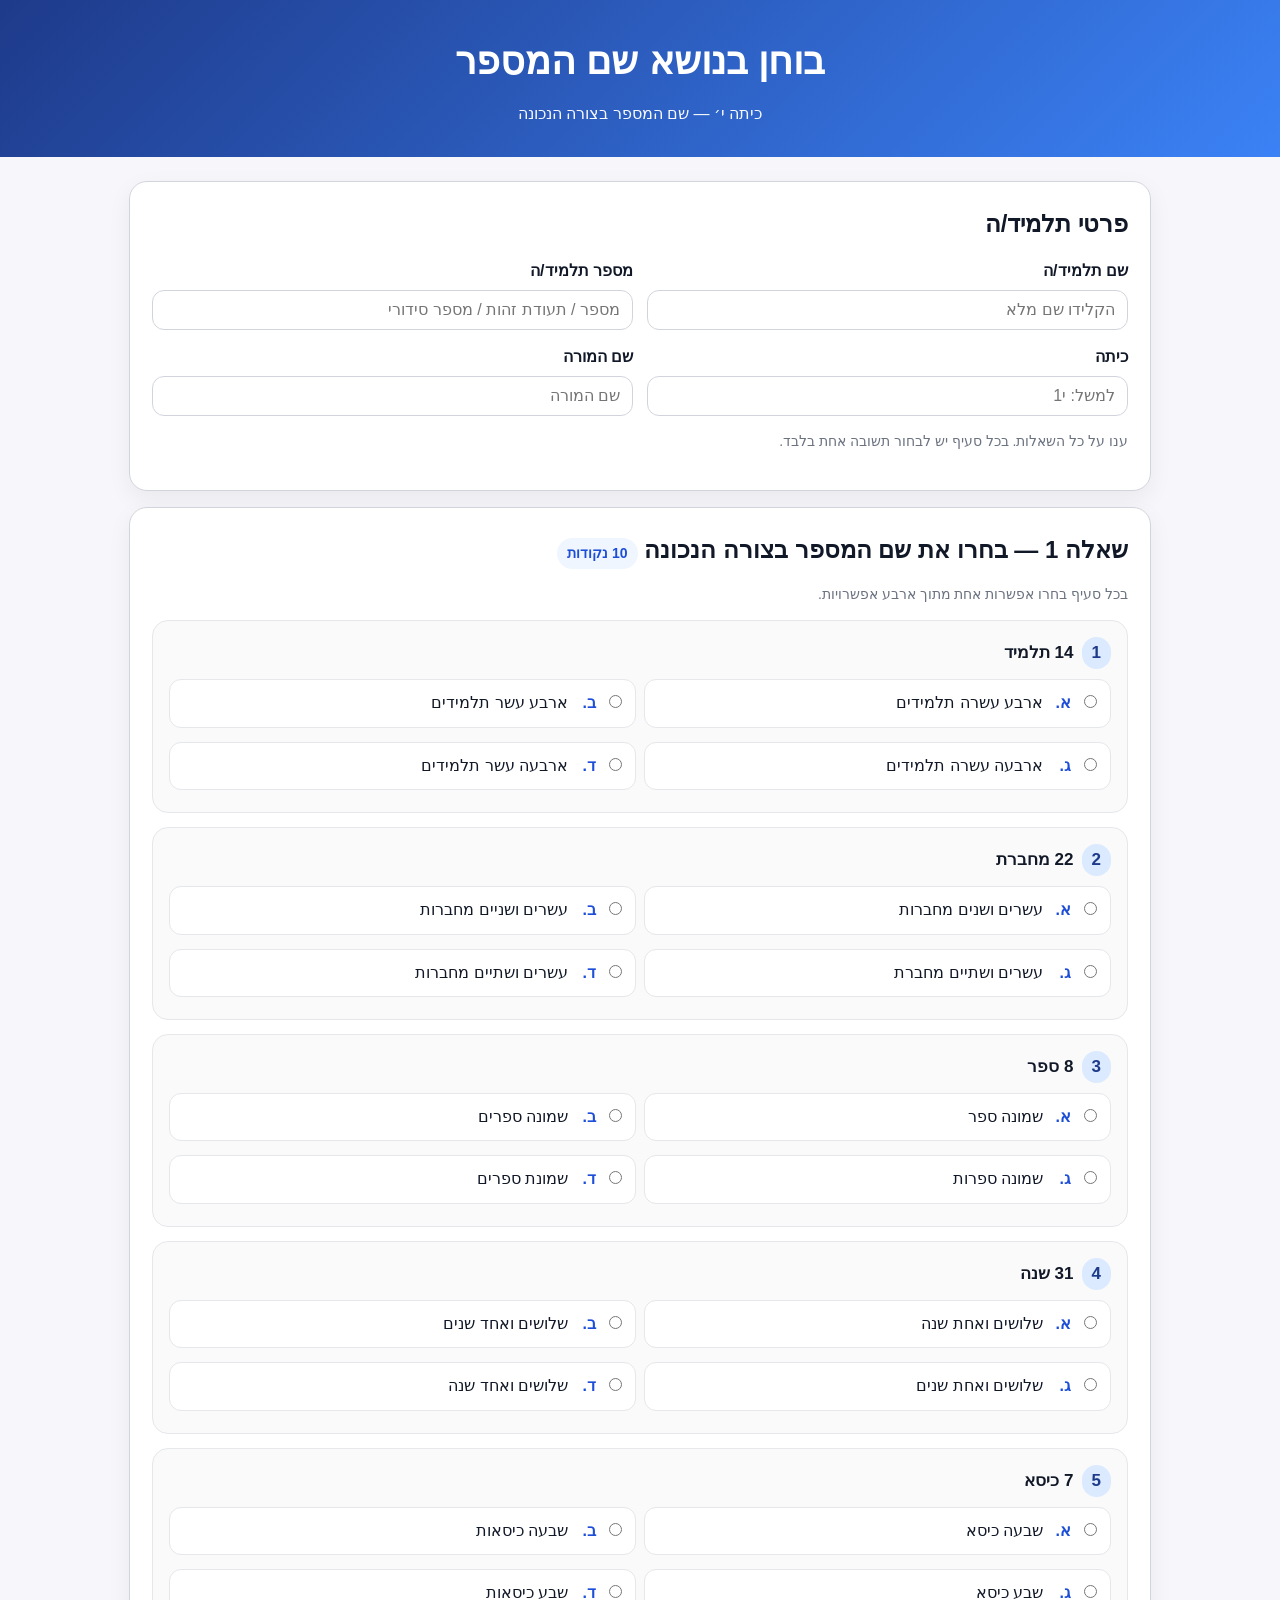
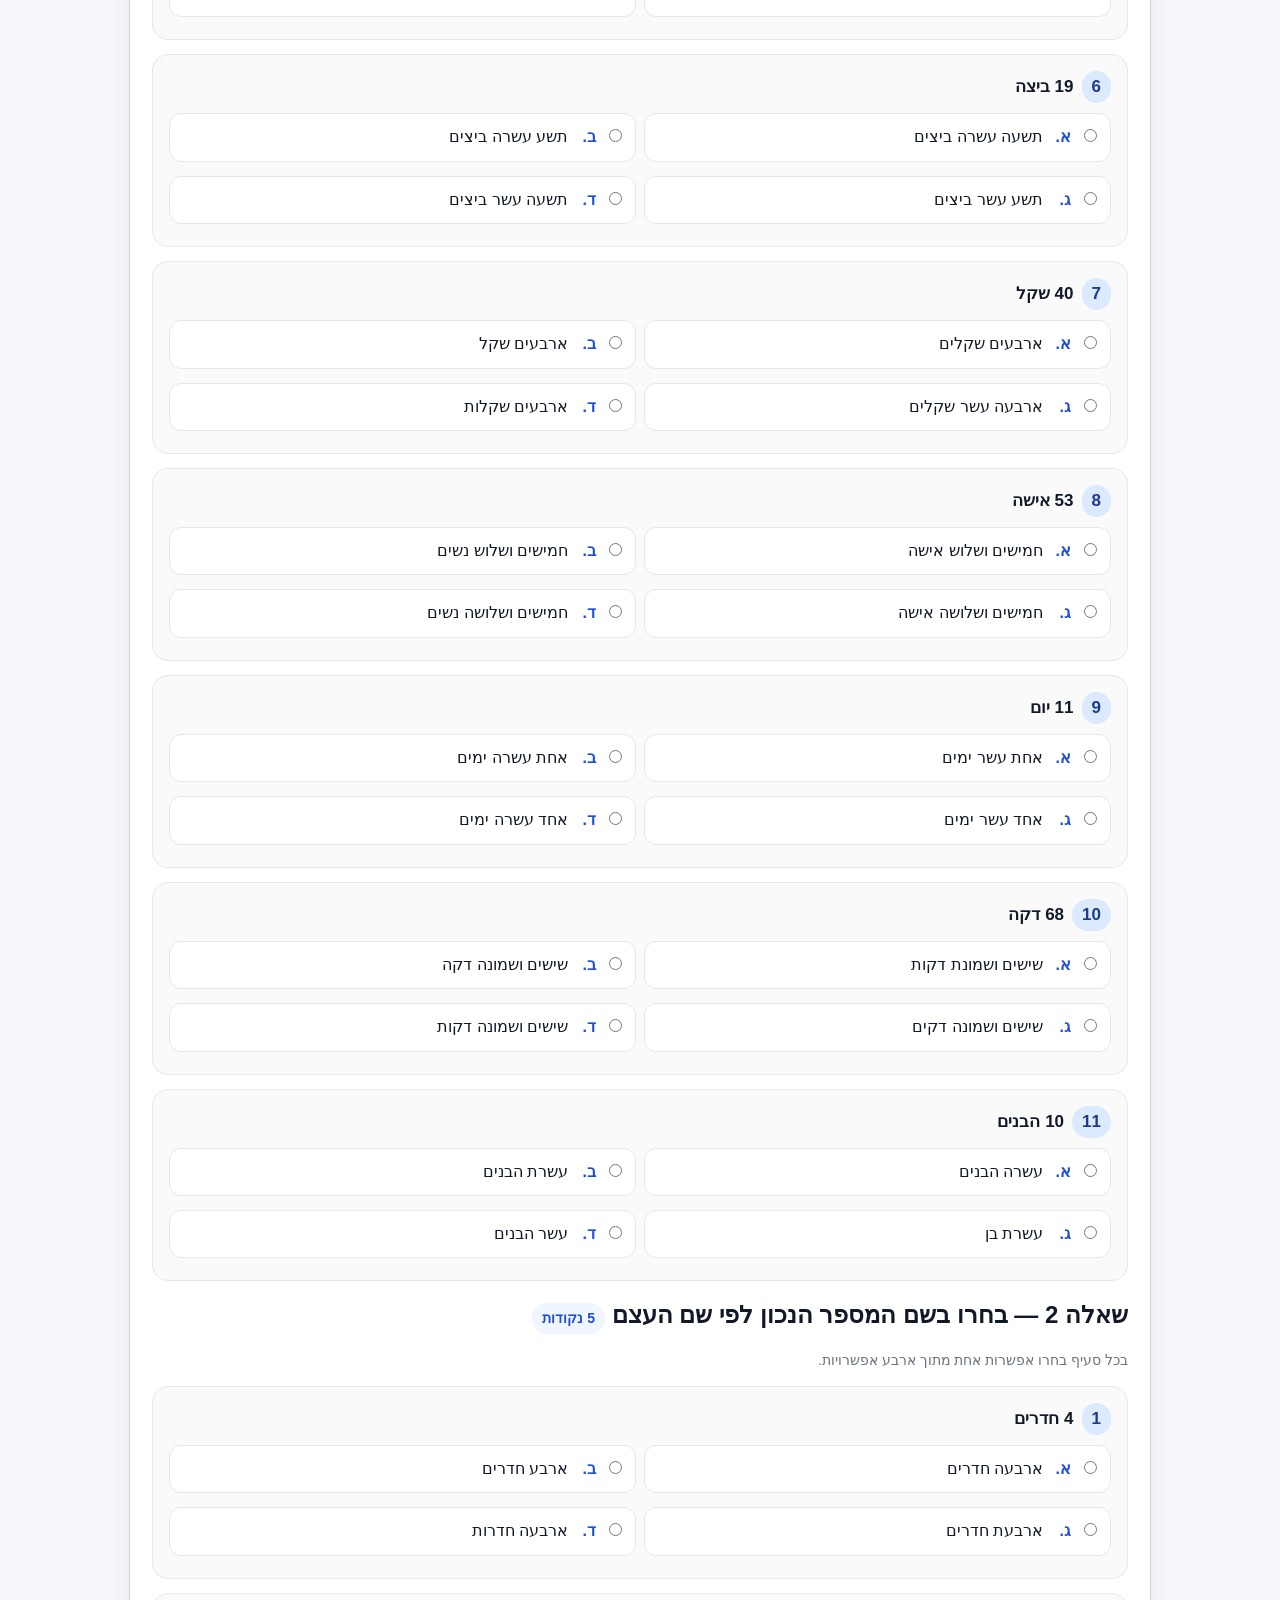
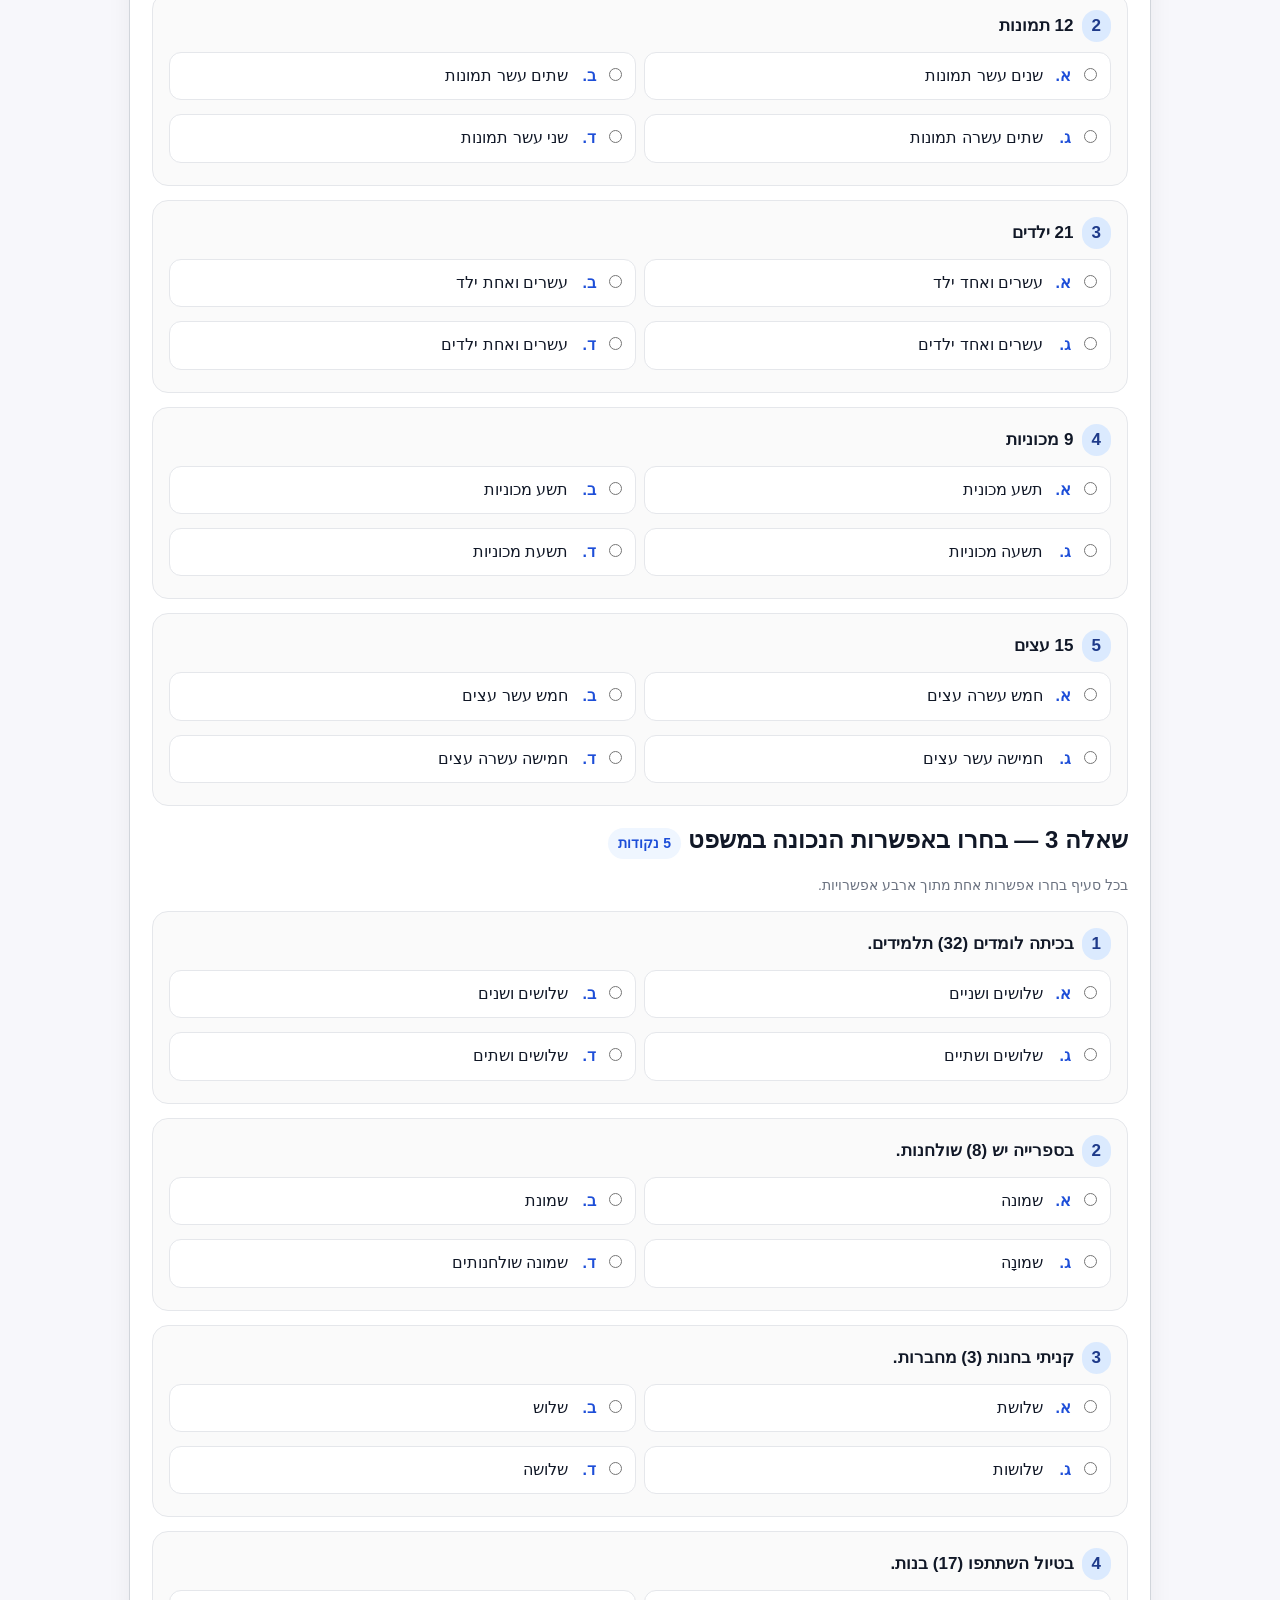
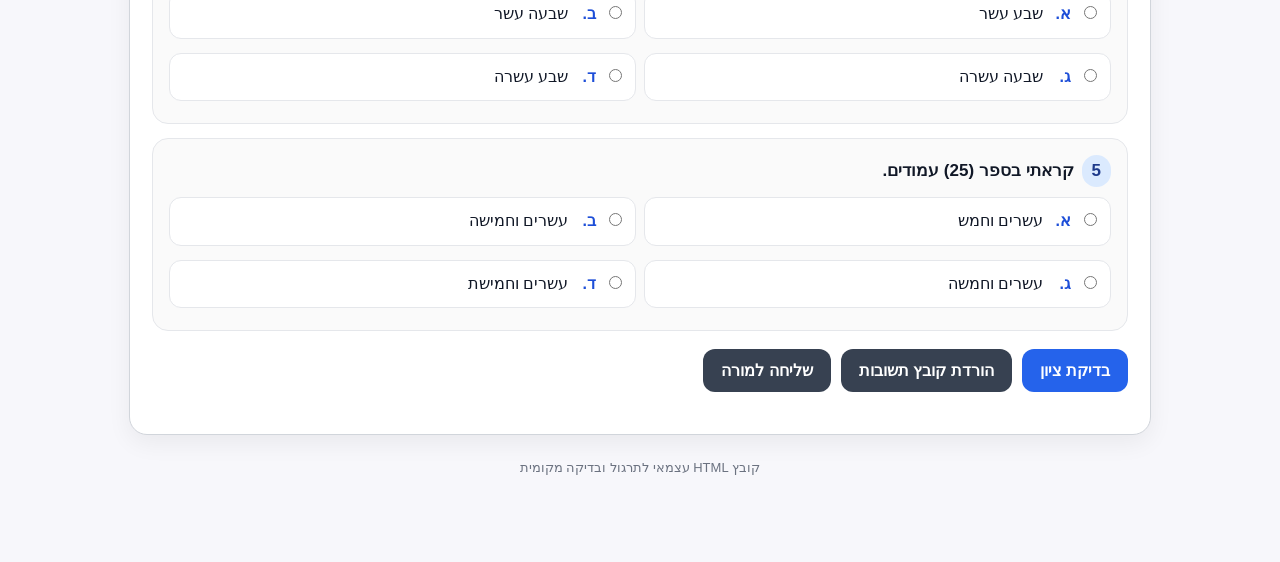
<file: index.html>
<!doctype html>
<html lang="he" dir="rtl">
<head>
  <meta charset="utf-8" />
  <meta name="viewport" content="width=device-width, initial-scale=1" />
  <title>בוחן שם המספר - כיתה י</title>
  <style>
    :root{--bg:#f7f7fb;--card:#fff;--text:#111827;--muted:#6b7280;--primary:#2563eb;--primary2:#1d4ed8;--border:#d1d5db;--soft:#eff6ff;--ok:#16a34a;--bad:#dc2626;--warn:#f59e0b;}
    *{box-sizing:border-box} body{margin:0;font-family:Arial,"Noto Sans Hebrew",sans-serif;background:var(--bg);color:var(--text);line-height:1.65}
    header{background:linear-gradient(135deg,#1e3a8a,#3b82f6);color:#fff;text-align:center;padding:30px 16px} header h1{margin:0;font-size:clamp(24px,4vw,38px)} header p{margin:8px 0 0;opacity:.96}
    main{max-width:1050px;margin:24px auto;padding:0 14px 60px}.card{background:var(--card);border:1px solid var(--border);border-radius:18px;padding:22px;margin:16px 0;box-shadow:0 8px 25px rgba(0,0,0,.06)}
    h2{margin:0 0 14px;color:#111827}.grid{display:grid;grid-template-columns:repeat(2,minmax(0,1fr));gap:14px}@media(max-width:750px){.grid{grid-template-columns:1fr}}
    label{font-weight:700;display:block;margin-bottom:6px}input,select,textarea{width:100%;padding:10px 12px;border:1px solid var(--border);border-radius:12px;font-size:16px;background:#fff}textarea{min-height:100px;resize:vertical}.note{color:var(--muted);font-size:14px}.pill{display:inline-block;padding:4px 10px;border-radius:999px;background:var(--soft);color:#1d4ed8;font-weight:700;font-size:14px}
    .q{padding:16px;border:1px solid #e5e7eb;border-radius:16px;margin:14px 0;background:#fafafa}.q-title{font-weight:700;margin-bottom:10px;font-size:17px}.qnum{display:inline-block;background:#dbeafe;color:#1e3a8a;border-radius:999px;padding:2px 10px;margin-left:8px;font-weight:800}.choices{display:grid;grid-template-columns:repeat(2,minmax(0,1fr));gap:8px}@media(max-width:700px){.choices{grid-template-columns:1fr}}
    .choice{border:1px solid #e5e7eb;border-radius:12px;padding:10px;background:#fff;cursor:pointer;display:flex;gap:8px;align-items:flex-start;font-weight:400}.choice:hover{border-color:#93c5fd;background:#f8fbff}.choice input{width:auto;margin-top:5px}.letter{font-weight:800;color:#1d4ed8;min-width:20px}.btns{display:flex;gap:10px;flex-wrap:wrap;margin-top:18px}button{border:0;border-radius:12px;padding:12px 18px;font-size:16px;font-weight:800;cursor:pointer;background:var(--primary);color:white}button:hover{background:var(--primary2)}button.secondary{background:#374151}button.secondary:hover{background:#111827}.result{font-size:20px;font-weight:800}.ok{color:var(--ok)}.bad{color:var(--bad)}.hidden{display:none}.ltr{direction:ltr;text-align:left}footer{text-align:center;color:var(--muted);font-size:13px;margin-top:22px}.small{font-size:13px;color:var(--muted)}
  </style>
</head>
<body>
<header>
  <h1>בוחן בנושא שם המספר</h1>
  <p>כיתה י׳ — שם המספר בצורה הנכונה</p>
</header>
<main>
  <section class="card" id="studentCard">
    <h2>פרטי תלמיד/ה</h2>
    <div class="grid">
      <div><label for="studentName">שם תלמיד/ה</label><input id="studentName" autocomplete="name" placeholder="הקלידו שם מלא"></div>
      <div><label for="studentNumber">מספר תלמיד/ה</label><input id="studentNumber" placeholder="מספר / תעודת זהות / מספר סידורי"></div>
      <div><label for="className">כיתה</label><input id="className" placeholder="למשל: י1"></div>
      <div><label for="teacherName">שם המורה</label><input id="teacherName" placeholder="שם המורה"></div>
    </div>
    <p class="note">ענו על כל השאלות. בכל סעיף יש לבחור תשובה אחת בלבד.</p>
  </section>

  <form id="examForm" class="card">
    <h2>שאלה 1 — בחרו את שם המספר בצורה הנכונה <span class="pill">10 נקודות</span></h2>
    <p class="note">בכל סעיף בחרו אפשרות אחת מתוך ארבע אפשרויות.</p>
    <div id="part1"></div>

    <h2>שאלה 2 — בחרו בשם המספר הנכון לפי שם העצם <span class="pill">5 נקודות</span></h2>
    <p class="note">בכל סעיף בחרו אפשרות אחת מתוך ארבע אפשרויות.</p>
    <div id="part2"></div>

    <h2>שאלה 3 — בחרו באפשרות הנכונה במשפט <span class="pill">5 נקודות</span></h2>
    <p class="note">בכל סעיף בחרו אפשרות אחת מתוך ארבע אפשרויות.</p>
    <div id="part3"></div>

    <div class="btns">
      <button type="button" onclick="gradeExam()">בדיקת ציון</button>
      <button type="button" class="secondary" onclick="downloadSubmission()">הורדת קובץ תשובות</button>
      <button type="button" class="secondary" onclick="submitToTeacher()">שליחה למורה</button>
    </div>
    <p id="result" class="result"></p>
  </form>

  <section class="card hidden" id="teacherPanel">
    <h2>נתוני הגשה</h2>
    <textarea id="jsonOutput" class="ltr" readonly></textarea>
  </section>
  <footer>קובץ HTML עצמאי לתרגול ובדיקה מקומית</footer>
</main>
<script>
const GOOGLE_SCRIPT_URL = "https://script.google.com/macros/s/AKfycbxpBPZtHmmToXmuRmYJqakYHKNR-SjN2bQsFn3DvGnxAsFZjjfHVpyHoxOK8xqy42WEqw/exec";
const letters = ['א','ב','ג','ד'];

const part1Questions = [
  {text:'14 תלמיד', correct:'ארבעה עשר תלמידים', choices:['ארבעה עשר תלמידים','ארבע עשרה תלמידים','ארבעה עשרה תלמידים','ארבע עשר תלמידים']},
  {text:'22 מחברת', correct:'עשרים ושתיים מחברות', choices:['עשרים ושתיים מחברות','עשרים ושניים מחברות','עשרים ושתיים מחברת','עשרים ושנים מחברות']},
  {text:'8 ספר', correct:'שמונה ספרים', choices:['שמונה ספרים','שמונה ספרות','שמונת ספרים','שמונה ספר']},
  {text:'31 שנה', correct:'שלושים ואחת שנים', choices:['שלושים ואחת שנים','שלושים ואחד שנים','שלושים ואחת שנה','שלושים ואחד שנה']},
  {text:'7 כיסא', correct:'שבעה כיסאות', choices:['שבעה כיסאות','שבע כיסאות','שבעה כיסא','שבע כיסא']},
  {text:'19 ביצה', correct:'תשע עשרה ביצים', choices:['תשע עשרה ביצים','תשעה עשר ביצים','תשע עשר ביצים','תשעה עשרה ביצים']},
  {text:'40 שקל', correct:'ארבעים שקלים', choices:['ארבעים שקלים','ארבעים שקלות','ארבעה עשר שקלים','ארבעים שקל']},
  {text:'53 אישה', correct:'חמישים ושלוש נשים', choices:['חמישים ושלוש נשים','חמישים ושלושה נשים','חמישים ושלוש אישה','חמישים ושלושה אישה']},
  {text:'11 יום', correct:'אחד עשר ימים', choices:['אחד עשר ימים','אחת עשרה ימים','אחד עשרה ימים','אחת עשר ימים']},
  {text:'68 דקה', correct:'שישים ושמונה דקות', choices:['שישים ושמונה דקות','שישים ושמונה דקים','שישים ושמונה דקה','שישים ושמונת דקות']},
  {text:'10 הבנים', correct:'עשרת הבנים', choices:['עשרת הבנים','עשרה הבנים','עשר הבנים','עשרת בן']}
];

const part2Questions = [
  {text:'4 חדרים', correct:'ארבעה חדרים', choices:['ארבעה חדרים','ארבע חדרים','ארבעה חדרות','ארבעת חדרים']},
  {text:'12 תמונות', correct:'שתים עשרה תמונות', choices:['שתים עשרה תמונות','שנים עשר תמונות','שתים עשר תמונות','שני עשר תמונות']},
  {text:'21 ילדים', correct:'עשרים ואחד ילדים', choices:['עשרים ואחד ילדים','עשרים ואחת ילדים','עשרים ואחד ילד','עשרים ואחת ילד']},
  {text:'9 מכוניות', correct:'תשע מכוניות', choices:['תשע מכוניות','תשעה מכוניות','תשעת מכוניות','תשע מכונית']},
  {text:'15 עצים', correct:'חמישה עשר עצים', choices:['חמישה עשר עצים','חמש עשרה עצים','חמישה עשרה עצים','חמש עשר עצים']}
];

const part3Questions = [
  {text:'בכיתה לומדים (32) תלמידים.', correct:'שלושים ושניים', choices:['שלושים ושניים','שלושים ושתיים','שלושים ושנים','שלושים ושתים']},
  {text:'בספרייה יש (8) שולחנות.', correct:'שמונה', choices:['שמונה','שמונָה','שמונת','שמונה שולחנותים']},
  {text:'קניתי בחנות (3) מחברות.', correct:'שלוש', choices:['שלוש','שלושה','שלושת','שלושות']},
  {text:'בטיול השתתפו (17) בנות.', correct:'שבע עשרה', choices:['שבע עשרה','שבעה עשר','שבעה עשרה','שבע עשר']},
  {text:'קראתי בספר (25) עמודים.', correct:'עשרים וחמישה', choices:['עשרים וחמישה','עשרים וחמש','עשרים וחמישת','עשרים וחמשה']}
];

function shuffle(a){return a.map(v=>[Math.random(),v]).sort((x,y)=>x[0]-y[0]).map(x=>x[1]);}
function renderQuestion(container, prefix, q, index){
  const choices = shuffle([...q.choices]);
  const html = `<div class="q"><div class="q-title"><span class="qnum">${index+1}</span>${q.text}</div><div class="choices">${choices.map((c,j)=>`<label class="choice"><input type="radio" name="${prefix}_${index}" value="${escapeHtml(c)}"><span class="letter">${letters[j]}.</span><span>${c}</span></label>`).join('')}</div></div>`;
  container.insertAdjacentHTML('beforeend', html);
}
function escapeHtml(s){return String(s).replaceAll('&','&amp;').replaceAll('"','&quot;').replaceAll('<','&lt;').replaceAll('>','&gt;');}
function render(){
  const p1=document.getElementById('part1'); part1Questions.forEach((q,i)=>renderQuestion(p1,'p1',q,i));
  const p2=document.getElementById('part2'); part2Questions.forEach((q,i)=>renderQuestion(p2,'p2',q,i));
  const p3=document.getElementById('part3'); part3Questions.forEach((q,i)=>renderQuestion(p3,'p3',q,i));
}
function getRadio(name){const el=document.querySelector(`input[name="${name}"]:checked`); return el?el.value:'';}
function collect(){
  const answers={part1:{},part2:{},part3:{}};
  part1Questions.forEach((q,i)=>answers.part1[i+1]=getRadio(`p1_${i}`));
  part2Questions.forEach((q,i)=>answers.part2[i+1]=getRadio(`p2_${i}`));
  part3Questions.forEach((q,i)=>answers.part3[i+1]=getRadio(`p3_${i}`));
  const meta={
    studentName:document.getElementById('studentName').value.trim(),
    studentNumber:document.getElementById('studentNumber').value.trim(),
    className:document.getElementById('className').value.trim(),
    teacherName:document.getElementById('teacherName').value.trim(),
    examTitle:'בוחן בנושא שם המספר',
    submittedAt:new Date().toISOString()
  };
  return {meta, studentName:meta.studentName, studentId:meta.studentNumber, className:meta.className, teacherName:meta.teacherName, examCode:'name-number-assignment', answers, autoScore:calculateScore().score, notes:''};
}
function calculateScore(){
  let score=0,total=0;
  part1Questions.forEach((q,i)=>{total+=10/part1Questions.length; if(getRadio(`p1_${i}`)===q.correct) score+=10/part1Questions.length;});
  part2Questions.forEach((q,i)=>{total+=1; if(getRadio(`p2_${i}`)===q.correct) score+=1;});
  part3Questions.forEach((q,i)=>{total+=1; if(getRadio(`p3_${i}`)===q.correct) score+=1;});
  return {score:Math.round(score*100)/100,total:20};
}
function gradeExam(){
  const r=calculateScore();
  const pct=Math.round((r.score/r.total)*100);
  document.getElementById('result').innerHTML=`ציון: <span class="${pct>=60?'ok':'bad'}">${r.score} / ${r.total}</span> (${pct}%)`;
  showJson();
}
function showJson(){
  const data=collect();
  document.getElementById('teacherPanel').classList.remove('hidden');
  document.getElementById('jsonOutput').value=JSON.stringify(data,null,2);
}
function downloadSubmission(){
  const data=collect();
  const blob=new Blob([JSON.stringify(data,null,2)],{type:'application/json;charset=utf-8'});
  const a=document.createElement('a');
  const safe=(data.meta.studentName||'student').replace(/[\\/:*?"<>|]/g,'_');
  a.href=URL.createObjectURL(blob); a.download=`submission_${safe}_${Date.now()}.json`; a.click(); URL.revokeObjectURL(a.href);
}
async function submitToTeacher(){
  const data=collect();
  if(!data.meta.studentName){alert('נא למלא שם תלמיד/ה לפני השליחה.');return;}
  if(!GOOGLE_SCRIPT_URL){alert('לא הוגדר קישור שליחה למורה.');return;}
  try{
    await fetch(GOOGLE_SCRIPT_URL,{method:'POST',mode:'no-cors',headers:{'Content-Type':'text/plain;charset=utf-8'},body:JSON.stringify(data)});
    alert('הבחינה נשלחה למורה בהצלחה.');
  }catch(err){
    alert('אירעה שגיאה בשליחה. מומלץ להוריד קובץ תשובות ולשלוח למורה.');
  }
}
render();
</script>
</body>
</html>
</file>
